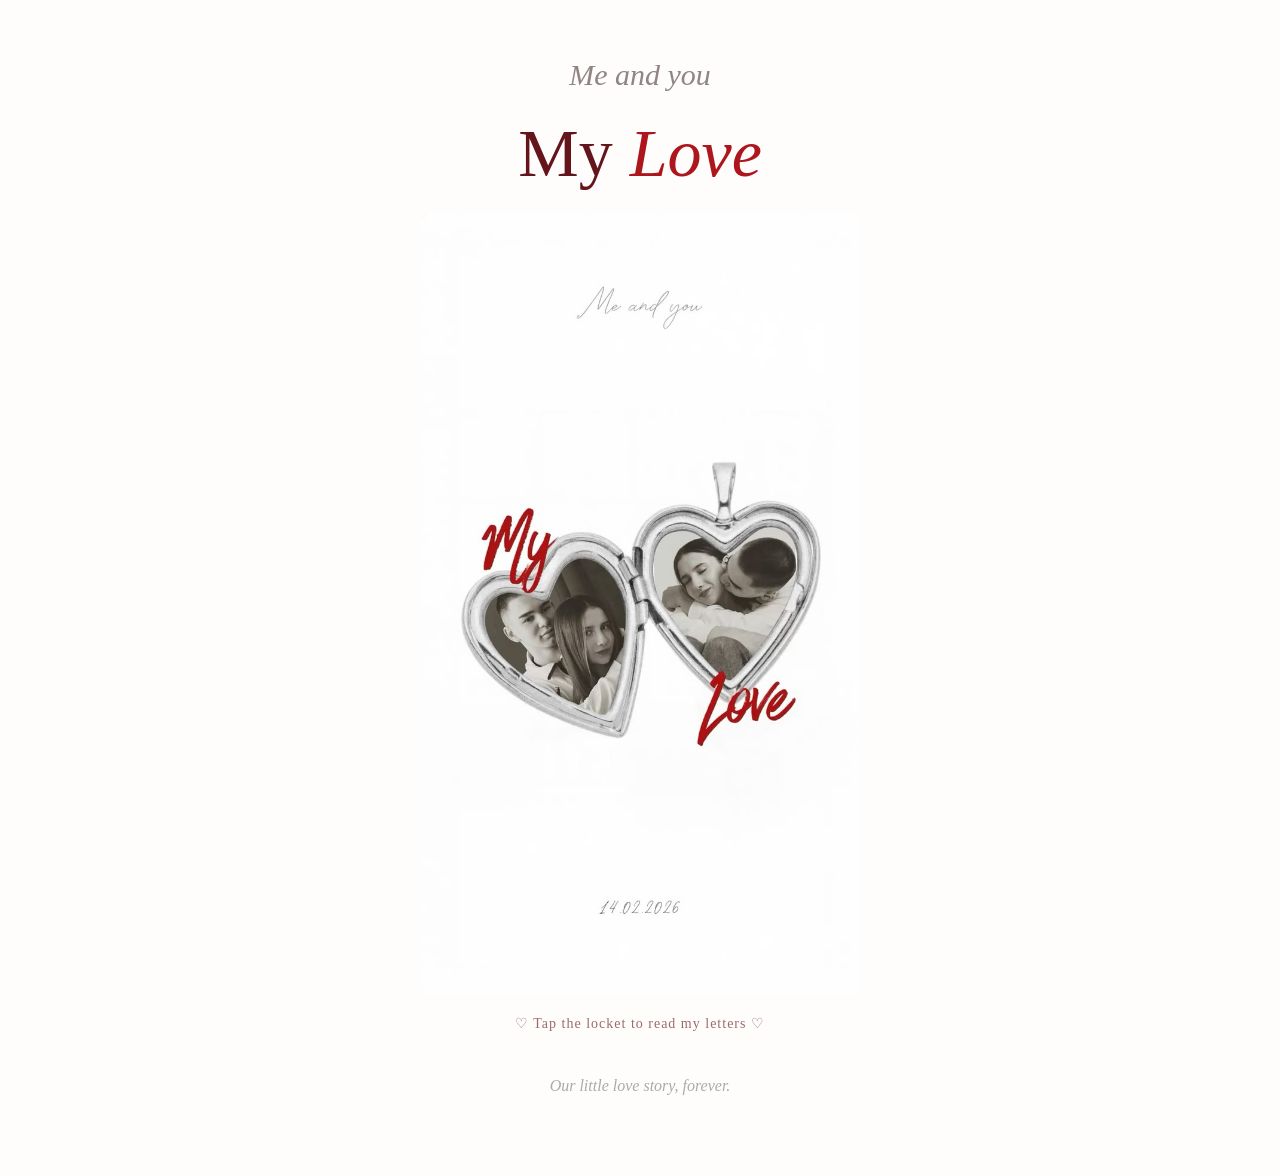
<file: index.html>
<!DOCTYPE html>
<html lang="en">
<head>
  <meta charset="UTF-8">
  <meta name="viewport" content="width=device-width, initial-scale=1.0">
  <title>Love Capsule ♡</title>
  <link rel="stylesheet" href="style.css">
</head>
<body class="home">
  <main>
    <p class="handwriting">Me and you</p>
    <h1>My <span>Love</span></h1>
    <a href="letters.html" class="locket-link" aria-label="Open our love letters">
      <img src="locket-reference.jpg" alt="Two heart-shaped lockets holding photos">
    </a>
    <p class="hint">♡ Tap the locket to read my letters ♡</p>
    <p class="date">Our little love story, forever.</p>
  </main>
</body>
</html>
</file>
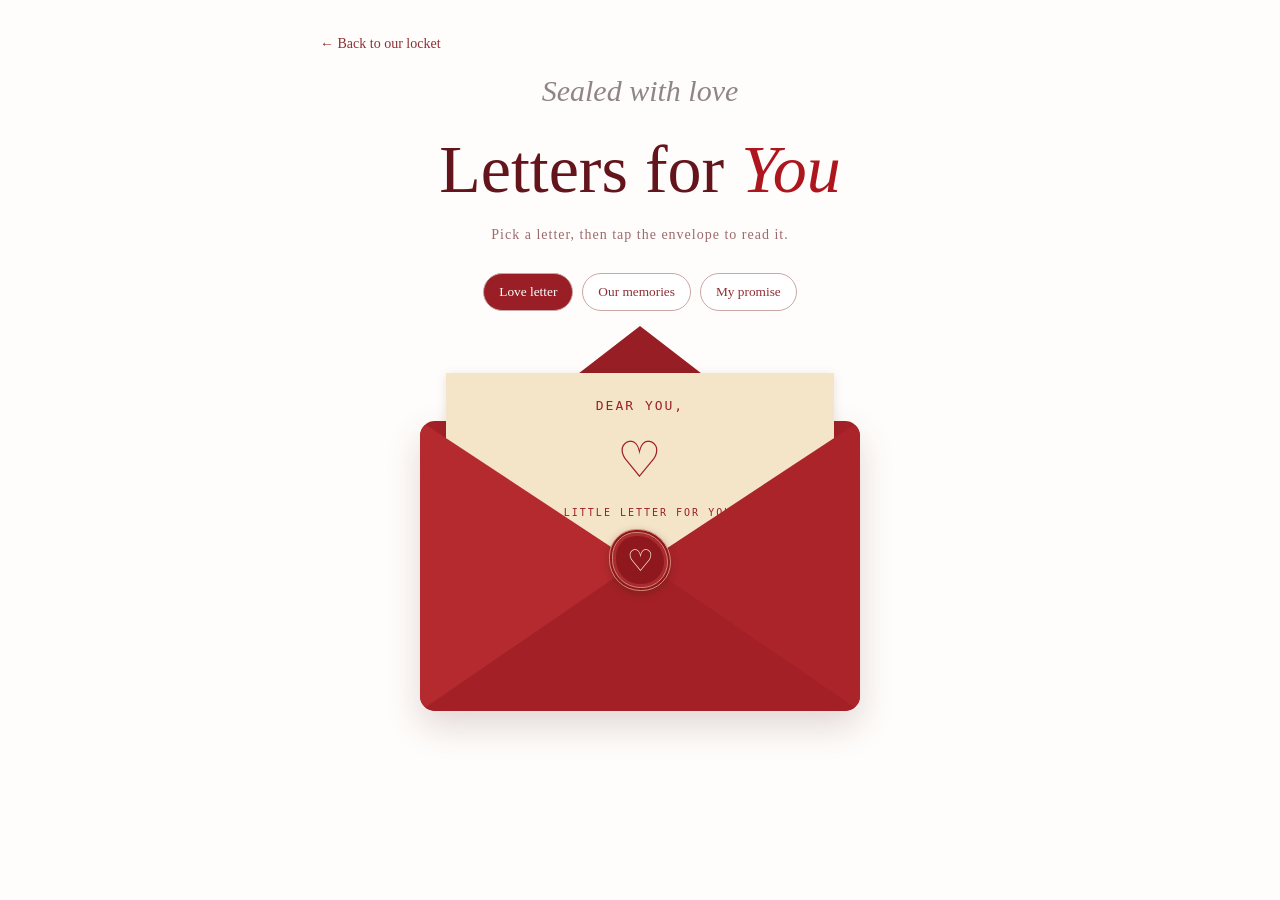
<file: letters.html>
<!DOCTYPE html>
<html lang="en">
<head>
  <meta charset="UTF-8">
  <meta name="viewport" content="width=device-width, initial-scale=1.0">
  <title>Letters for You ♡</title>
  <link rel="stylesheet" href="style.css">
</head>
<body class="letters-page">
  <main class="letter-layout">
    <a class="back" href="index.html">← Back to our locket</a>
    <p class="handwriting">Sealed with love</p>
    <h1>Letters for <span>You</span></h1>
    <p class="hint">Pick a letter, then tap the envelope to read it.</p>
    <div class="choices">
      <button class="choice active" data-letter="letter">Love letter</button>
      <button class="choice" data-letter="memory">Our memories</button>
      <button class="choice" data-letter="promise">My promise</button>
    </div>
    <button class="envelope" id="envelope" type="button">

  <span class="envelope-flap"></span>

  <span class="paper-peek">
    <span class="paper-heading">DEAR YOU,</span>
    <strong>♡</strong>
    <small>A LITTLE LETTER FOR YOU</small>
  </span>

  <span class="envelope-left"></span>
  <span class="envelope-right"></span>
  <span class="envelope-front"></span>

  <span class="heart-seal">♡</span>

</button>
    <article class="letter-content" id="letterContent" hidden>
      <button class="close" id="closeLetter" aria-label="Close letter">×</button>
      <p class="letter-kicker">A LITTLE NOTE, JUST FOR YOU</p>
      <h2 id="letterTitle"></h2>
      <p id="letterText"></p>
      <p class="signature">Always, with love ♡</p>
    </article>
  </main>
  <script src="script.js"></script>
</body>
</html>
</file>
<file: style.css>
* { box-sizing: border-box; }
body { margin: 0; background: #fffdfb; color: #64151c; font-family: Georgia, serif; text-align: center; }
main { max-width: 720px; margin: auto; padding: 36px 20px 65px; }
h1 { font-size: clamp(40px, 8vw, 68px); font-weight: normal; margin: 5px 0 18px; }
h1 span { color: #ae161e; font-style: italic; }
.handwriting { font-family: 'Brush Script MT', 'Segoe Script', cursive; color: #8f8584; font-size: 30px; font-style: italic; margin: 22px 0; }
.hint { font-size: 14px; color: #9b6b6c; letter-spacing: 1px; }
.date { color: #aaa; font-style: italic; margin-top: 45px; }
.locket-link { display: block; max-width: 440px; margin: 20px auto; transition: transform .25s; }
.locket-link:hover { transform: scale(1.03); }
.locket-link img { display: block; width: 100%; height: auto; }
.letter-layout { max-width: 680px; }
.back { display: block; text-align: left; color: #8d3035; font-size: 14px; text-decoration: none; }
.choices { display: flex; justify-content: center; gap: 9px; flex-wrap: wrap; margin: 30px 0 50px; }
.choice { padding: 10px 15px; border: 1px solid #c9a7a5; background: #fff; color: #8d3035; cursor: pointer; border-radius: 20px; font-family: inherit; }
.choice.active, .choice:hover { background: #991e25; color: white; }
.envelope {display: block; position: relative; width: min(85vw, 440px); height: 290px; margin: 110px auto 55px; padding: 0; border: none; background: #a32126; cursor: pointer; overflow: visible; box-shadow: 0 15px 35px #4c17172b; transition: transform 0.3s ease; border-radius: 15px;}
.envelope:hover { transform: translateY(-5px);}
.envelope-flap { position: absolute; width: 100%; height: 170px; left: 0;top: -95px;background: #971e24; clip-path: polygon(50% 0%, 100% 100%,0% 100%); z-index: 1;}
.paper-peek { position: absolute; width: 88%; height: 280px;left: 6%;top: -48px;background: #f4e5c9;box-shadow: 0 2px 10px #45171720;color: #9c2026;font: 13px monospace;letter-spacing: 2px;padding: 25px 15px;z-index: 2;}
.paper-heading {display: block;font-size: 13px;}
.paper-peek strong {display: block;font: 50px Georgia, serif;margin: 18px 0;letter-spacing: 0;}
.paper-peek small {display: block;font-size: 10px;}
.envelope-left {position: absolute;inset: 0;background: #b52a2e;clip-path: polygon(0 0,55% 55%,0 100%);z-index: 3;}
.envelope-right {position: absolute;inset: 0;background: #aa242a;clip-path: polygon(100% 0,45% 55%,100% 100%);z-index: 3;}
.envelope-front {position: absolute;inset: 0;background: #a32126;clip-path: polygon(0 100%,50% 48%,100% 100%);z-index: 4;}
.heart-seal {position: absolute;top: 48%;left: 50%;transform: translate(-50%, -50%); width: 62px;height: 62px;display: flex;align-items: center;justify-content: center;background: #8f171e;color: #f8e2cb;border: 4px double #d78b75;border-radius: 45% 55% 48% 52%;box-shadow:0 3px 8px #4c171755,inset 0 0 0 3px #a82c30;font-size: 30px;z-index: 5;}
.envelope-left,.envelope-right,.envelope-front {border-radius: 15px;}
@media (max-width: 480px) {
    .envelope {height: 230px;margin-top: 100px;}
    .envelope-flap {height: 135px;top: -75px;}
    .paper-peek {height: 220px;top: -38px;padding-top: 20px;}
    .paper-peek strong {font-size: 40px;}
    .heart-seal {width: 52px;height: 52px;font-size: 25px;}
}
.letter-content { position: relative; background: #fffaf2; border: 1px solid #e7d9c9; box-shadow: 0 8px 25px #4c171718; max-width: 500px; padding: 45px 38px; margin: 35px auto; }
.letter-content[hidden] { display: none; }
.letter-kicker { color: #b47576; font: 11px monospace; letter-spacing: 2px; }
.letter-content h2 { font-size: 30px; font-weight: normal; }
.letter-content p#letterText { line-height: 1.9; color: #654c4b; white-space: pre-line; }
.signature { font-style: italic; margin-top: 35px; }
.close { position: absolute; right: 15px; top: 10px; background: none; border: 0; font-size: 28px; color: #8d3035; cursor: pointer; }
@media (max-width: 480px) { main { padding: 20px 16px 45px; } .envelope { height: 210px; } .paper-peek { height: 180px; } .letter-content { padding: 40px 23px; } }
</file>
